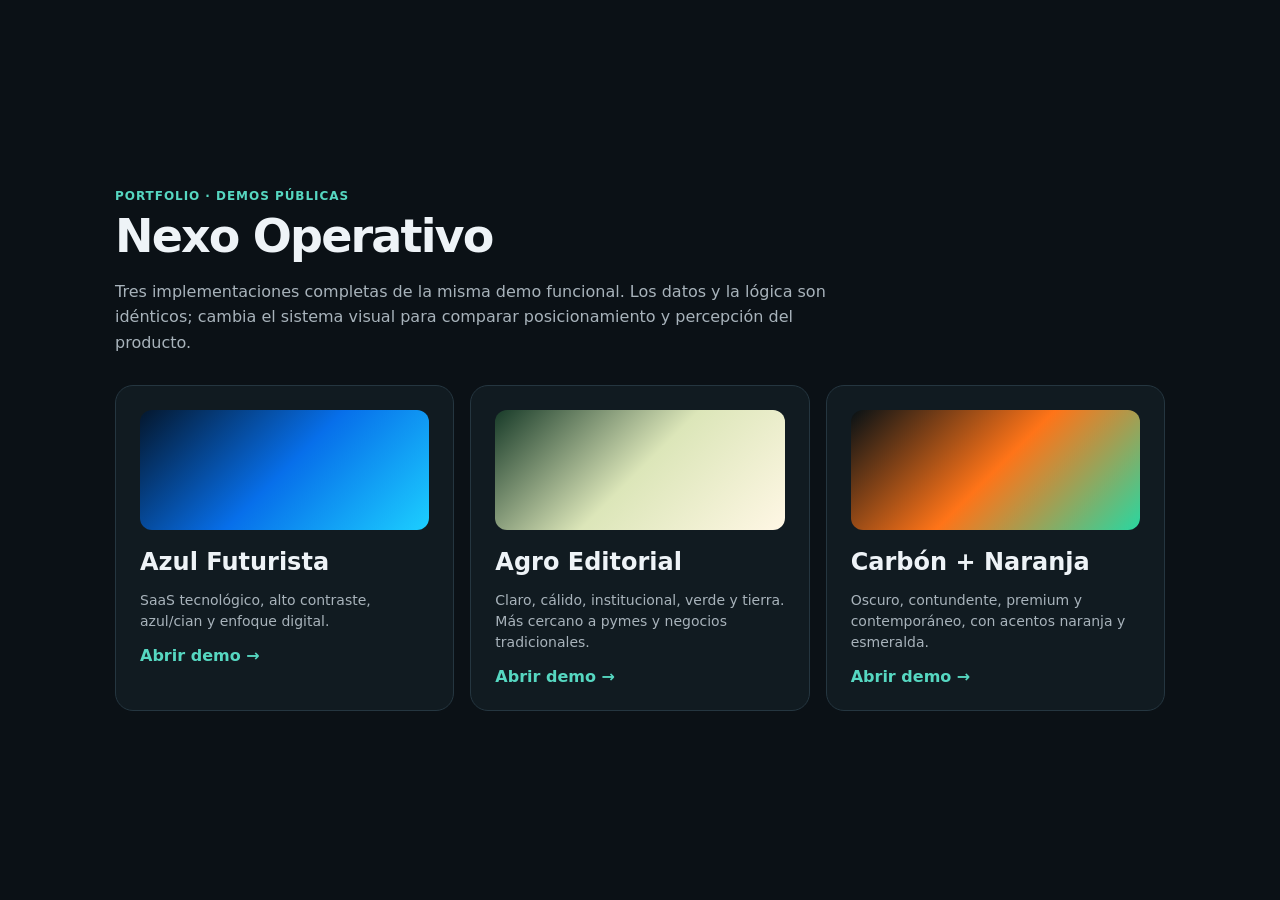
<file: index.html>
<!doctype html><html lang="es"><head><meta charset="utf-8"><meta name="viewport" content="width=device-width,initial-scale=1"><title>Nexo Operativo — 3 demos públicas</title><style>body{font-family:Inter,system-ui,sans-serif;margin:0;background:#0b1116;color:#eef3f7;min-height:100vh;display:grid;place-items:center}.wrap{width:min(1050px,calc(100% - 32px));padding:48px 0}.eyebrow{color:#56d7c1;font-size:12px;font-weight:800;letter-spacing:.08em}.head h1{font-size:46px;margin:6px 0 12px;letter-spacing:-.04em}.head p{color:#a8b3bb;max-width:720px;line-height:1.6}.grid{display:grid;grid-template-columns:repeat(3,1fr);gap:16px;margin-top:30px}.card{display:block;text-decoration:none;color:inherit;padding:24px;border:1px solid #253640;border-radius:18px;background:#111b21;transition:.2s}.card:hover{transform:translateY(-3px);border-color:#56d7c1}.swatch{height:120px;border-radius:12px;margin-bottom:18px}.blue{background:linear-gradient(135deg,#04172d,#076fea,#1ccfff)}.agro{background:linear-gradient(135deg,#183b29,#dce6b9,#fff7e5)}.carbon{background:linear-gradient(135deg,#071115,#ff7418,#29d7a1)}.card h2{margin:0 0 8px}.card p{color:#a8b3bb;line-height:1.5;font-size:14px}.card span{color:#56d7c1;font-weight:700}@media(max-width:800px){.grid{grid-template-columns:1fr}.head h1{font-size:36px}}</style>  <script data-goatcounter="https://nexo-operativo-leandro.goatcounter.com/count" async src="https://gc.zgo.at/count.js"></script></head><body><main class="wrap"><div class="head"><div class="eyebrow">PORTFOLIO · DEMOS PÚBLICAS</div><h1>Nexo Operativo</h1><p>Tres implementaciones completas de la misma demo funcional. Los datos y la lógica son idénticos; cambia el sistema visual para comparar posicionamiento y percepción del producto.</p></div><section class="grid"><a class="card" href="01_azul_futurista/" data-goatcounter-click="interaction/design-selected/01_azul_futurista" data-goatcounter-title="Interaction: design selected (01_azul_futurista)"><div class="swatch blue"></div><h2>Azul Futurista</h2><p>SaaS tecnológico, alto contraste, azul/cian y enfoque digital.</p><span>Abrir demo →</span></a><a class="card" href="02_agro_editorial/" data-goatcounter-click="interaction/design-selected/02_agro_editorial" data-goatcounter-title="Interaction: design selected (02_agro_editorial)"><div class="swatch agro"></div><h2>Agro Editorial</h2><p>Claro, cálido, institucional, verde y tierra. Más cercano a pymes y negocios tradicionales.</p><span>Abrir demo →</span></a><a class="card" href="03_carbon_naranja/" data-goatcounter-click="interaction/design-selected/03_carbon_naranja" data-goatcounter-title="Interaction: design selected (03_carbon_naranja)"><div class="swatch carbon"></div><h2>Carbón + Naranja</h2><p>Oscuro, contundente, premium y contemporáneo, con acentos naranja y esmeralda.</p><span>Abrir demo →</span></a></section></main></body></html>
</file>
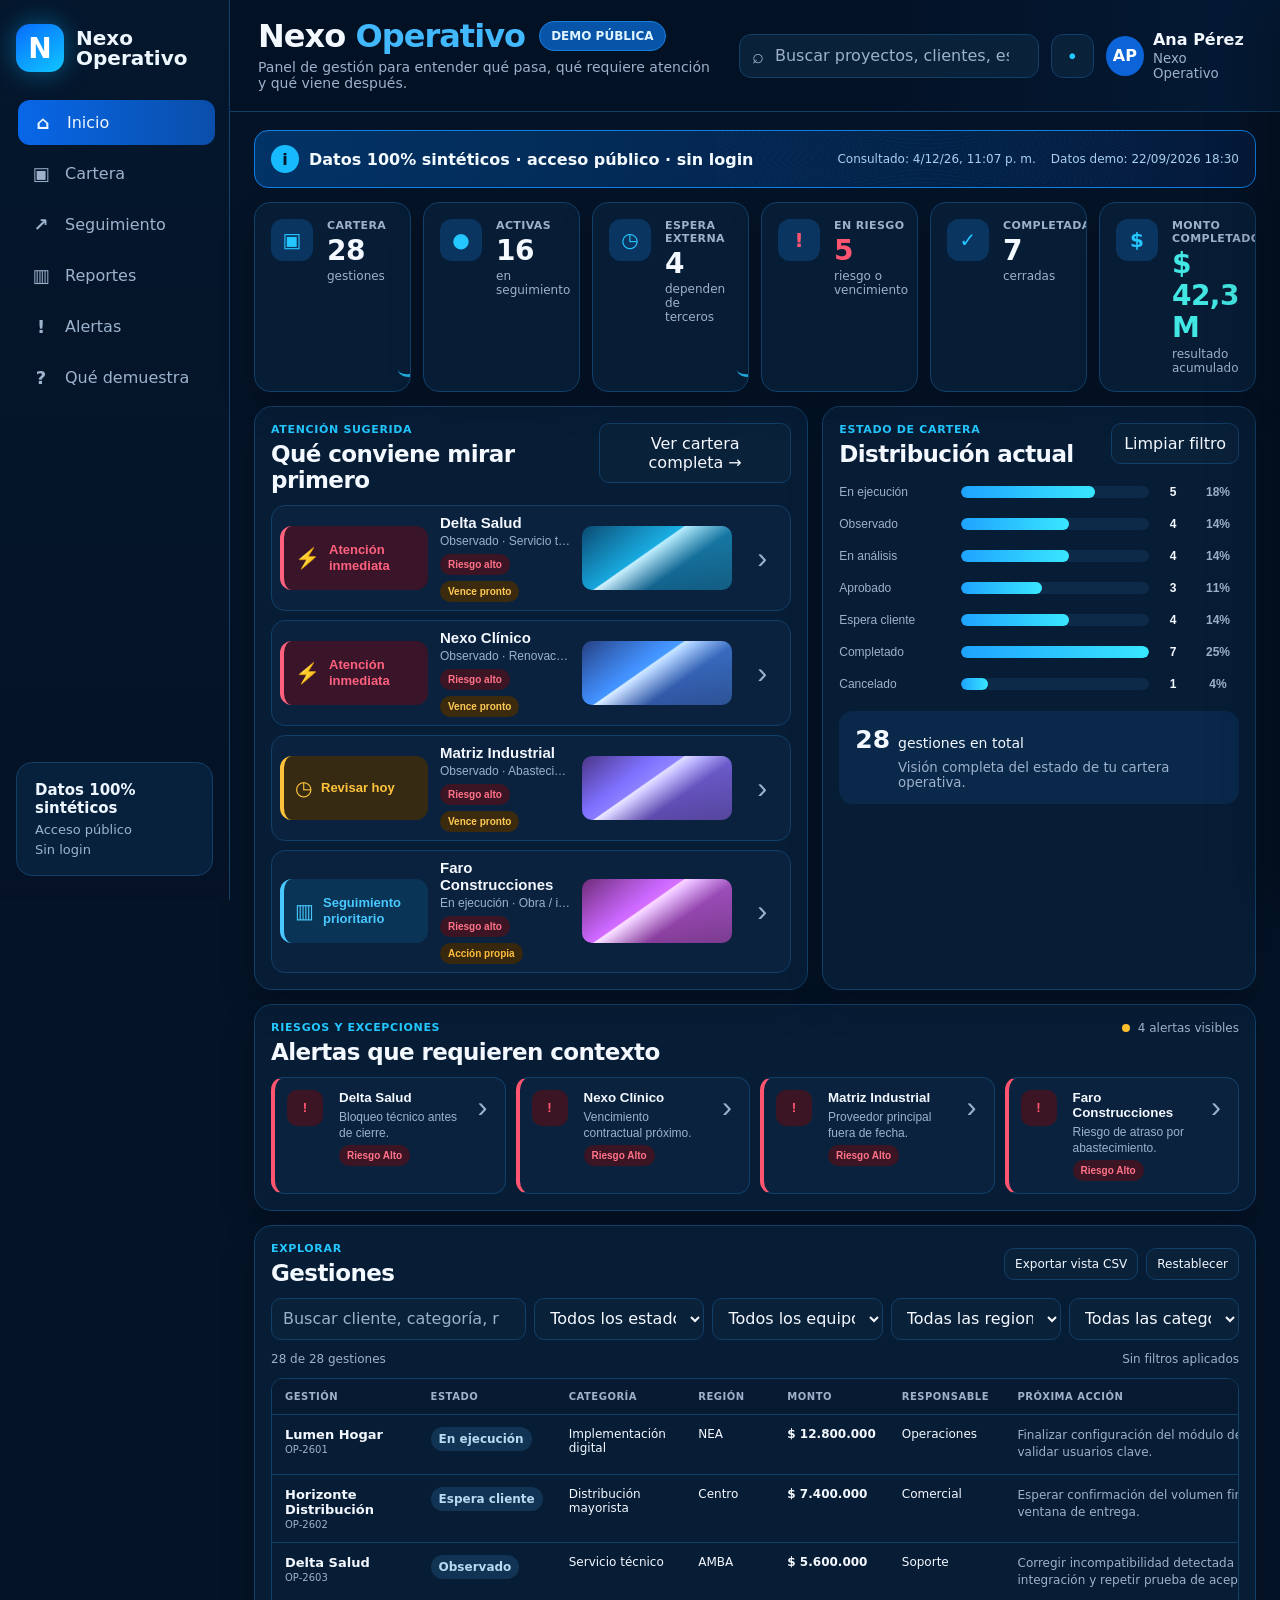
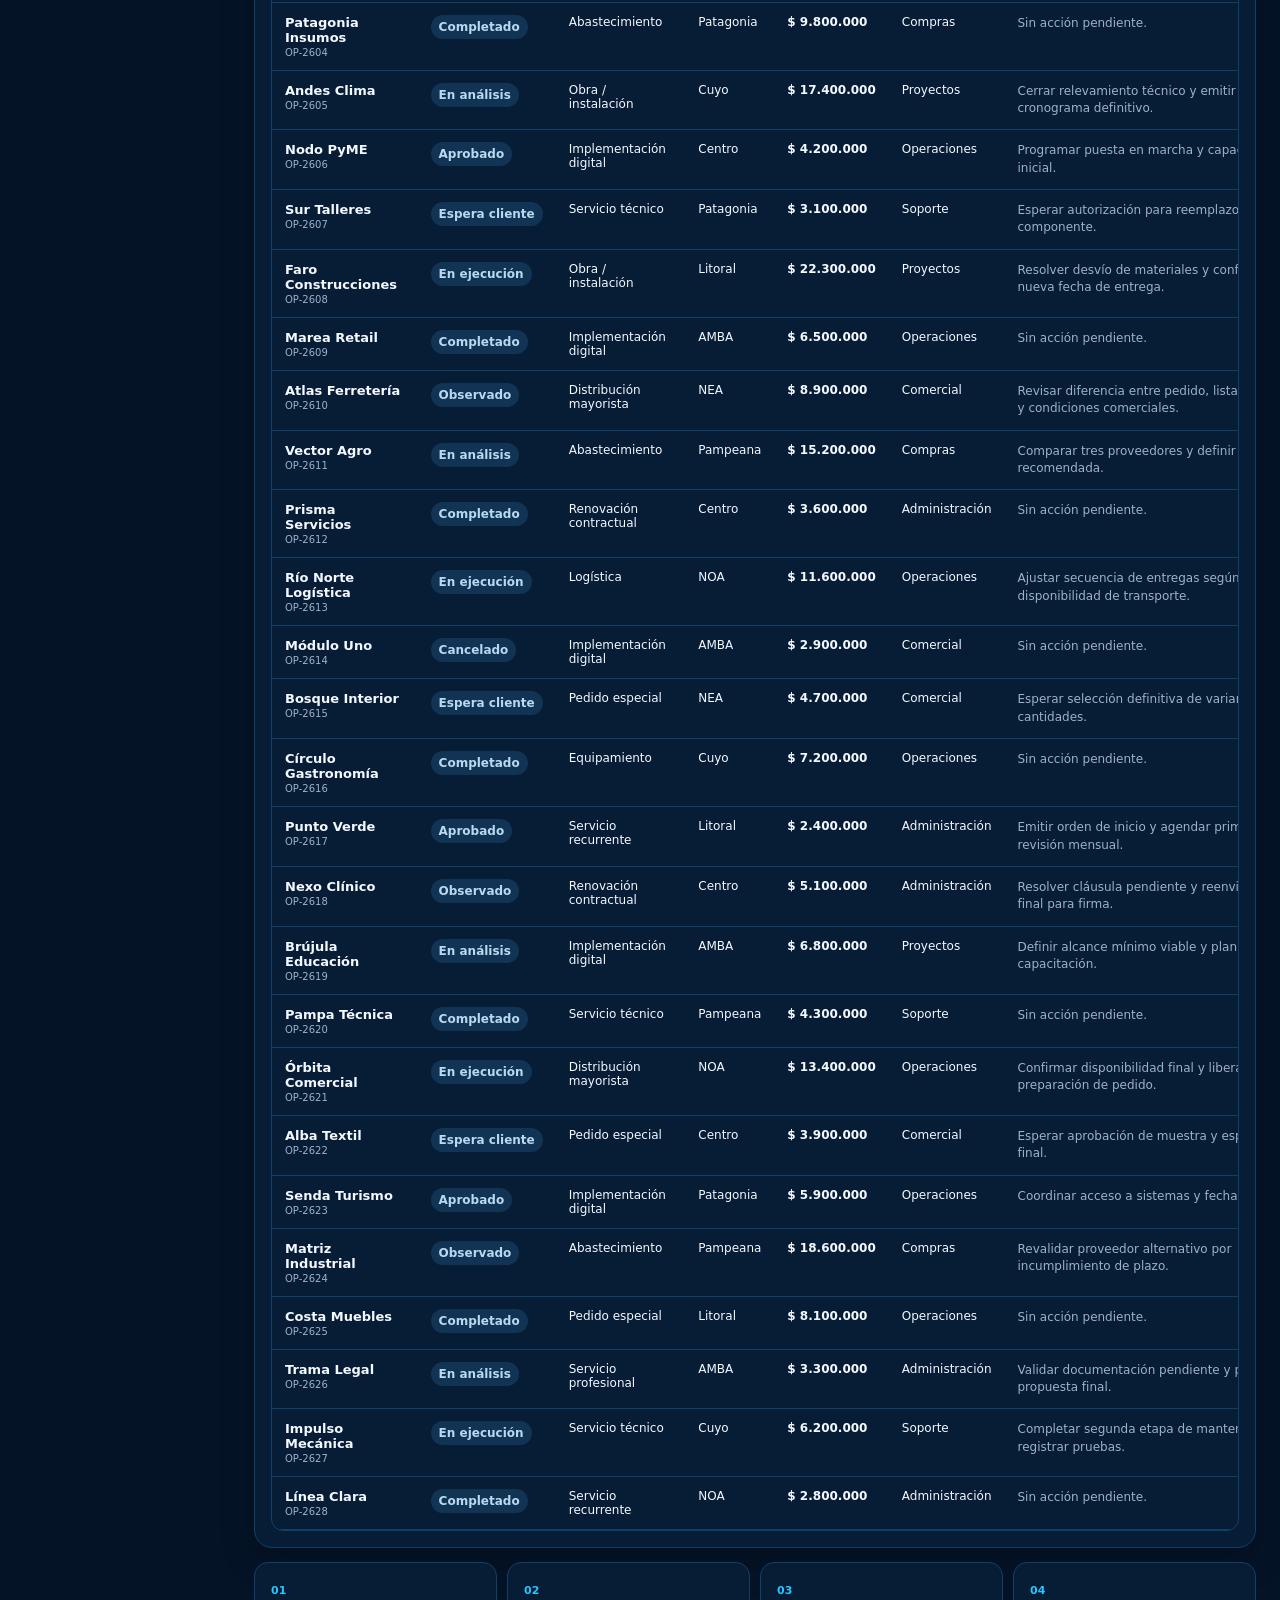
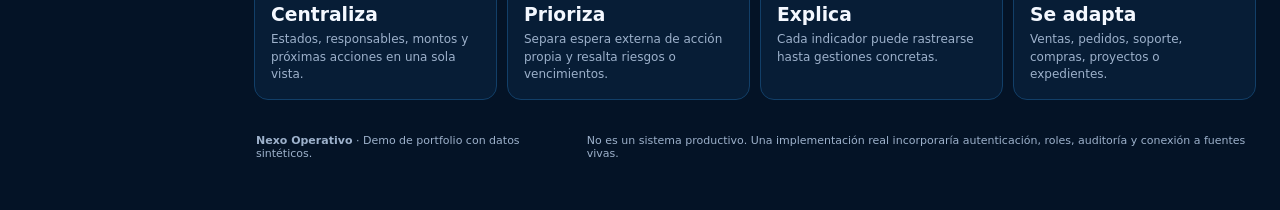
<file: 01_azul_futurista/index.html>
<!doctype html>
<html lang="es">
<head>
  <meta charset="utf-8" />
  <meta name="viewport" content="width=device-width, initial-scale=1" />
  <meta name="description" content="Nexo Operativo — demo pública con datos sintéticos de un panel de gestión operativa." />
  <meta property="og:title" content="Nexo Operativo — Demo pública" />
  <meta property="og:description" content="Explora una demo pública con indicadores, prioridades, alertas, filtros y detalle por gestión." />
  <title>Nexo Operativo — Demo pública</title>
  <link rel="stylesheet" href="styles.css" />
  <script data-goatcounter="https://nexo-operativo-leandro.goatcounter.com/count" async src="https://gc.zgo.at/count.js"></script>
</head>
<body>
  <div class="app-shell">
    <aside class="sidebar" aria-label="Navegación principal">
      <a class="side-brand" href="#inicio" aria-label="Nexo Operativo - Inicio">
        <span class="brand-mark">N</span>
        <span class="brand-name">Nexo<br>Operativo</span>
      </a>
      <nav class="side-nav">
        <a class="nav-item active" href="#inicio"><span class="nav-icon">⌂</span><span>Inicio</span></a>
        <a class="nav-item" href="#cartera"><span class="nav-icon">▣</span><span>Cartera</span></a>
        <a class="nav-item" href="#seguimiento"><span class="nav-icon">↗</span><span>Seguimiento</span></a>
        <a class="nav-item" href="#reportes"><span class="nav-icon">▥</span><span>Reportes</span></a>
        <a class="nav-item" href="#alertas"><span class="nav-icon">!</span><span>Alertas</span></a>
        <button class="nav-item nav-button" id="aboutBtn" type="button"><span class="nav-icon">?</span><span>Qué demuestra</span></button>
      </nav>
      <div class="side-proof">
        <strong>Datos 100% sintéticos</strong>
        <span>Acceso público</span>
        <span>Sin login</span>
      </div>
    </aside>

    <div class="main-column">
      <header class="topbar" id="inicio">
        <div class="title-block">
          <div class="title-line"><h1>Nexo <span>Operativo</span></h1><span class="demo-badge">DEMO PÚBLICA</span></div>
          <p>Panel de gestión para entender qué pasa, qué requiere atención y qué viene después.</p>
        </div>
        <div class="top-actions">
          <label class="top-search"><span class="search-icon">⌕</span><input id="headerSearch" type="search" placeholder="Buscar proyectos, clientes, estados..." /></label>
          <button class="icon-btn" type="button" aria-label="Alertas" data-scroll-target="alertas">●</button>
          <div class="profile"><span class="avatar">AP</span><span><strong>Ana Pérez</strong><small>Nexo Operativo</small></span></div>
        </div>
      </header>

      <main>
        <section class="demo-note">
          <div class="demo-note-main"><span class="info-icon">i</span><strong>Datos 100% sintéticos · acceso público · sin login</strong></div>
          <div class="freshness"><span id="consultedAt">Consultado: —</span><span>Datos demo: 22/09/2026 18:30</span></div>
        </section>

        <section class="kpi-grid" id="kpiGrid" aria-label="Indicadores clave"></section>

        <section class="dashboard-grid" id="seguimiento">
          <article class="panel priorities-panel">
            <div class="section-head">
              <div><p class="eyebrow">ATENCIÓN SUGERIDA</p><h2>Qué conviene mirar primero</h2></div>
              <button class="text-btn" type="button" data-scroll-target="cartera">Ver cartera completa →</button>
            </div>
            <div class="priority-list" id="priorityList"></div>
          </article>

          <article class="panel distribution-panel" id="reportes">
            <div class="section-head">
              <div><p class="eyebrow">ESTADO DE CARTERA</p><h2>Distribución actual</h2></div>
              <button class="text-btn" id="clearStatusFilter" type="button">Limpiar filtro</button>
            </div>
            <div class="pipeline" id="pipeline"></div>
            <div class="portfolio-total"><strong id="portfolioTotal">—</strong><span>gestiones en total</span><small>Visión completa del estado de tu cartera operativa.</small></div>
          </article>
        </section>

        <section class="panel alert-panel" id="alertas">
          <div class="section-head">
            <div><p class="eyebrow">RIESGOS Y EXCEPCIONES</p><h2>Alertas que requieren contexto</h2></div>
            <span class="status-dot"><i></i><span id="alertCount">—</span></span>
          </div>
          <div class="alerts-grid" id="alertsGrid"></div>
        </section>

        <section class="panel operations-panel" id="cartera">
          <div class="section-head operations-head">
            <div><p class="eyebrow">EXPLORAR</p><h2>Gestiones</h2></div>
            <div class="table-actions">
              <button class="ghost-btn compact" id="exportBtn" type="button">Exportar vista CSV</button>
              <button class="ghost-btn compact" id="resetBtn" type="button">Restablecer</button>
            </div>
          </div>

          <div class="filters">
            <label class="search-wrap"><span class="sr-only">Buscar</span><input id="searchInput" type="search" placeholder="Buscar cliente, categoría, región..." /></label>
            <select id="statusFilter" aria-label="Filtrar por estado"><option value="">Todos los estados</option></select>
            <select id="responsibleFilter" aria-label="Filtrar por responsable"><option value="">Todos los equipos</option></select>
            <select id="regionFilter" aria-label="Filtrar por región"><option value="">Todas las regiones</option></select>
            <select id="categoryFilter" aria-label="Filtrar por categoría"><option value="">Todas las categorías</option></select>
          </div>

          <div class="results-meta"><span id="resultsCount">—</span><span id="activeFilterText">Sin filtros aplicados</span></div>
          <div class="table-scroll">
            <table>
              <thead><tr><th>Gestión</th><th>Estado</th><th>Categoría</th><th>Región</th><th>Monto</th><th>Responsable</th><th>Próxima acción</th></tr></thead>
              <tbody id="casesTable"></tbody>
            </table>
          </div>
        </section>

        <section class="public-explainer">
          <article><span class="step-num">01</span><h3>Centraliza</h3><p>Estados, responsables, montos y próximas acciones en una sola vista.</p></article>
          <article><span class="step-num">02</span><h3>Prioriza</h3><p>Separa espera externa de acción propia y resalta riesgos o vencimientos.</p></article>
          <article><span class="step-num">03</span><h3>Explica</h3><p>Cada indicador puede rastrearse hasta gestiones concretas.</p></article>
          <article><span class="step-num">04</span><h3>Se adapta</h3><p>Ventas, pedidos, soporte, compras, proyectos o expedientes.</p></article>
        </section>

        <footer class="footer">
          <div><strong>Nexo Operativo</strong> · Demo de portfolio con datos sintéticos.</div>
          <div>No es un sistema productivo. Una implementación real incorporaría autenticación, roles, auditoría y conexión a fuentes vivas.</div>
        </footer>
      </main>
    </div>
  </div>

  <div class="drawer-backdrop" id="drawerBackdrop" hidden></div>
  <aside class="drawer" id="detailDrawer" aria-hidden="true" aria-label="Detalle de gestión">
    <button class="drawer-close" id="drawerClose" aria-label="Cerrar">×</button>
    <div id="drawerContent"></div>
  </aside>

  <dialog id="aboutDialog">
    <button class="dialog-close" id="aboutClose" aria-label="Cerrar">×</button>
    <p class="eyebrow">SOBRE ESTA DEMO</p>
    <h2>Una demostración pública de capacidad, no datos reales.</h2>
    <p>La demo muestra cómo una operación dispersa puede transformarse en una interfaz navegable con indicadores, atención sugerida, alertas, filtros y detalle por caso.</p>
    <div class="dialog-grid">
      <div><strong>Lo que sí demuestra</strong><ul><li>Diseño de información operativa.</li><li>Reglas determinísticas visibles.</li><li>Filtros, búsqueda y exportación.</li><li>Arquitectura reutilizable.</li></ul></div>
      <div><strong>Lo que no pretende ser</strong><ul><li>No es un CRM completo.</li><li>No escribe datos reales.</li><li>No ejecuta transacciones.</li><li>No sustituye controles de seguridad productivos.</li></ul></div>
    </div>
  </dialog>

  <script src="data.js"></script>
  <script src="app.js"></script>
</body>
</html>
</file>
<file: 01_azul_futurista/styles.css>
:root{--sidebar-w:230px;--bg:#041326;--text:#f4f8ff;--muted:#9db1cb;--panel:#071d36;--item-bg:#0a223d;--control-bg:#0a213a;--topbar-bg:rgba(4,18,38,.9);--sidebar-bg:linear-gradient(180deg,#04172d 0%,#051225 100%);--sidebar-text:#eef7ff;--sidebar-muted:#9db3cd;--border:#123f68;--shadow:0 14px 35px rgba(0,0,0,.18);--accent:#24c7ff;--brand-accent:#42b8ff;--brand-mark-bg:linear-gradient(145deg,#086cff,#10c7ff);--brand-mark-text:#fff;--brand-glow:0 0 26px rgba(20,184,255,.42);--nav-active:linear-gradient(90deg,#0867e8,#0a4ea9);--side-proof-bg:rgba(8,38,68,.75);--badge-bg:#0754a9;--badge-text:#dff4ff;--badge-border:#167fdd;--banner-bg:linear-gradient(90deg,rgba(3,60,119,.8),rgba(5,27,61,.92));--banner-border:#0c80e5;--banner-text:#f4fbff;--banner-muted:#abd0ef;--info-bg:#18baff;--info-text:#00162b;--icon-bg:#0b3561;--danger:#ff5570;--money:#42e7e4;--avatar-bg:#0d63d8;--avatar-text:#fff;--track:#0d2a49;--bar:linear-gradient(90deg,#1ea3ff,#39e7ff);--summary-bg:#09284a;--attention-bg:#3a1428;--attention-text:#ff617e;--today-bg:#362b12;--today:#ffc23b;--priority-bg:#0a3455;--priority:#48c8ff;--review-bg:#271a4f;--review:#c58aff;--pill-bg:#123454;--pill-text:#b8d9f1;--risk-bg:#3b1524;--risk-text:#ff7288;--due-bg:#3b2a0d;--due-text:#ffca55;--own-bg:#36270d;--own-text:#ffbd3b;--warning:#ffbe2e;--warning-bg:#3b2b0e;--thumb-bg:linear-gradient(145deg,#0b4971,#16a5db 42%,#d7f3ff 43%,#0e527d 65%,#092b4b);--thumb-glow:rgba(43,209,255,.3);--table-head:#081a31;--row-hover:#0b2847;--drawer-bg:#07192e}
body{background:radial-gradient(circle at 80% 0%,rgba(0,110,255,.18),transparent 35%),linear-gradient(180deg,#031428,#06172d 55%,#041121)}.topbar:after{content:"";position:absolute;inset:0;pointer-events:none;background:linear-gradient(90deg,transparent 60%,rgba(15,117,217,.09));z-index:-1}.demo-note:after{content:"";position:absolute;right:12%;width:42%;height:120%;background:repeating-radial-gradient(ellipse at center,rgba(38,193,255,.16) 0 1px,transparent 2px 8px);opacity:.28}.panel,.kpi{box-shadow:inset 0 0 0 1px rgba(21,116,197,.05),0 15px 35px rgba(0,0,0,.18)}
*{box-sizing:border-box}html{scroll-behavior:smooth}body{margin:0;font-family:Inter,ui-sans-serif,system-ui,-apple-system,BlinkMacSystemFont,"Segoe UI",sans-serif;background:var(--bg);color:var(--text);min-height:100vh}.app-shell{display:grid;grid-template-columns:var(--sidebar-w) minmax(0,1fr);min-height:100vh}.sidebar{position:sticky;top:0;height:100vh;padding:24px 16px;display:flex;flex-direction:column;background:var(--sidebar-bg);border-right:1px solid var(--border);overflow:hidden}.side-brand{display:flex;align-items:center;gap:12px;color:var(--sidebar-text);text-decoration:none;margin-bottom:28px}.brand-mark{width:48px;height:48px;border-radius:14px;display:grid;place-items:center;font-size:28px;font-weight:900;background:var(--brand-mark-bg);color:var(--brand-mark-text);box-shadow:var(--brand-glow)}.brand-name{font-weight:800;font-size:20px;line-height:1.02}.side-nav{display:flex;flex-direction:column;gap:6px}.nav-item{width:100%;display:flex;align-items:center;gap:13px;border:0;background:transparent;color:var(--sidebar-muted);padding:12px 14px;border-radius:12px;text-decoration:none;font:inherit;text-align:left;cursor:pointer;transition:.18s ease}.nav-item:hover,.nav-item.active{background:var(--nav-active);color:var(--sidebar-text);transform:translateX(2px)}.nav-icon{width:22px;text-align:center;font-weight:800;font-size:18px}.side-proof{margin-top:auto;padding:18px;border:1px solid var(--border);border-radius:16px;background:var(--side-proof-bg);display:flex;flex-direction:column;gap:5px;color:var(--sidebar-muted);font-size:13px;position:relative;overflow:hidden}.side-proof strong{color:var(--sidebar-text);font-size:15px}.main-column{min-width:0}.topbar{min-height:94px;padding:20px 28px;display:flex;justify-content:space-between;align-items:center;gap:22px;background:var(--topbar-bg);border-bottom:1px solid var(--border);position:sticky;top:0;z-index:20;backdrop-filter:blur(16px)}.title-line{display:flex;align-items:center;gap:14px;flex-wrap:wrap}.title-line h1{margin:0;font-size:32px;line-height:1;font-weight:850;letter-spacing:-.03em}.title-line h1 span{color:var(--brand-accent)}.demo-badge{padding:7px 11px;border-radius:999px;font-size:12px;font-weight:800;background:var(--badge-bg);color:var(--badge-text);border:1px solid var(--badge-border)}.title-block p{margin:7px 0 0;color:var(--muted);font-size:14px}.top-actions{display:flex;align-items:center;gap:12px}.top-search{height:44px;min-width:300px;display:flex;align-items:center;gap:9px;border:1px solid var(--border);background:var(--control-bg);border-radius:12px;padding:0 12px}.top-search input{width:100%;border:0;outline:0;background:transparent;color:var(--text);font:inherit}.top-search input::placeholder,.search-wrap input::placeholder{color:var(--muted)}.search-icon{color:var(--muted);font-size:20px}.icon-btn{width:44px;height:44px;border-radius:12px;border:1px solid var(--border);background:var(--control-bg);color:var(--accent);cursor:pointer}.profile{display:flex;align-items:center;gap:9px;color:var(--text);min-width:145px}.profile small{display:block;color:var(--muted);margin-top:2px}.avatar{width:40px;height:40px;border-radius:50%;display:grid;place-items:center;font-weight:800;background:var(--avatar-bg);color:var(--avatar-text)}main{padding:18px 24px 30px;max-width:1600px;margin:0 auto}.demo-note{display:flex;justify-content:space-between;align-items:center;gap:18px;min-height:58px;padding:12px 16px;border-radius:14px;background:var(--banner-bg);border:1px solid var(--banner-border);color:var(--banner-text);position:relative;overflow:hidden}.demo-note-main{display:flex;align-items:center;gap:10px}.info-icon{width:28px;height:28px;border-radius:50%;display:grid;place-items:center;font-weight:900;background:var(--info-bg);color:var(--info-text)}.freshness{display:flex;gap:15px;color:var(--banner-muted);font-size:12px;flex-wrap:wrap;justify-content:flex-end}.kpi-grid{display:grid;grid-template-columns:repeat(6,minmax(0,1fr));gap:12px;margin:14px 0}.kpi{min-height:112px;border-radius:16px;padding:16px;display:grid;grid-template-columns:44px 1fr auto;gap:12px;align-items:start;background:var(--panel);border:1px solid var(--border);box-shadow:var(--shadow);overflow:hidden;position:relative}.kpi-icon{width:42px;height:42px;border-radius:12px;display:grid;place-items:center;background:var(--icon-bg);color:var(--accent);font-size:20px;font-weight:900}.kpi-label{font-size:11px;text-transform:uppercase;font-weight:800;color:var(--muted);letter-spacing:.035em}.kpi-value{font-size:28px;line-height:1.15;margin-top:3px;font-weight:850;letter-spacing:-.02em}.kpi-sub{font-size:12px;color:var(--muted);margin-top:2px}.kpi.danger .kpi-value,.kpi.danger .kpi-icon{color:var(--danger)}.kpi.money .kpi-value{color:var(--money)}.spark{align-self:end;width:44px;height:28px;display:block;border-bottom:3px solid var(--accent);transform:skewY(-14deg);opacity:.85;border-radius:40%}.dashboard-grid{display:grid;grid-template-columns:minmax(0,1.15fr) minmax(420px,.9fr);gap:14px}.panel{background:var(--panel);border:1px solid var(--border);border-radius:18px;padding:16px;box-shadow:var(--shadow)}.section-head{display:flex;justify-content:space-between;gap:18px;align-items:flex-start;margin-bottom:12px}.eyebrow{font-size:11px;font-weight:850;letter-spacing:.06em;color:var(--accent);margin:0 0 5px}.section-head h2{margin:0;font-size:23px;letter-spacing:-.025em}.text-btn,.ghost-btn{border:1px solid var(--border);background:var(--control-bg);color:var(--text);border-radius:10px;padding:10px 12px;cursor:pointer;font:inherit}.text-btn:hover,.ghost-btn:hover{border-color:var(--accent);color:var(--accent)}.priority-list{display:grid;gap:9px}.priority-card{width:100%;display:grid;grid-template-columns:148px minmax(0,1fr) 150px 36px;align-items:center;gap:12px;text-align:left;border:1px solid var(--border);background:var(--item-bg);color:var(--text);border-radius:14px;padding:8px 10px 8px 8px;cursor:pointer;position:relative;overflow:hidden;transition:.18s ease}.priority-card:hover{transform:translateY(-1px);border-color:var(--accent)}.attention-label{height:64px;border-radius:12px;display:flex;align-items:center;gap:9px;padding:10px 11px;background:var(--attention-bg);color:var(--attention-text);border-left:4px solid currentColor}.attention-label strong{font-size:13px;line-height:1.2}.attention-icon{font-size:20px}.priority-card.today .attention-label{background:var(--today-bg);color:var(--today)}.priority-card.priority .attention-label{background:var(--priority-bg);color:var(--priority)}.priority-card.review .attention-label{background:var(--review-bg);color:var(--review)}.priority-main{display:flex;flex-direction:column;gap:3px;min-width:0}.priority-title{font-weight:800;font-size:15px}.priority-meta{font-size:12px;color:var(--muted);white-space:nowrap;overflow:hidden;text-overflow:ellipsis}.priority-tags{display:flex;gap:6px;flex-wrap:wrap;margin-top:3px}.reason-tag,.risk-pill{display:inline-flex;width:max-content;padding:5px 8px;border-radius:999px;font-size:10px;font-weight:800;background:var(--pill-bg);color:var(--pill-text)}.reason-tag.risk,.risk-pill{background:var(--risk-bg);color:var(--risk-text)}.reason-tag.due{background:var(--due-bg);color:var(--due-text)}.reason-tag.own{background:var(--own-bg);color:var(--own-text)}.priority-thumb{height:64px;border-radius:10px;background:var(--thumb-bg);position:relative;overflow:hidden}.priority-thumb:after{content:"";position:absolute;inset:0;background:linear-gradient(90deg,transparent,var(--thumb-glow))}.thumb-2{filter:hue-rotate(25deg)}.thumb-3{filter:hue-rotate(55deg)}.thumb-4{filter:hue-rotate(85deg)}.chevron{font-size:30px;color:var(--muted);text-align:center}.pipeline{display:grid;gap:6px}.pipeline-row button{width:100%;display:grid;grid-template-columns:112px 1fr 28px 42px;gap:10px;align-items:center;background:transparent;border:0;color:var(--text);padding:6px 0;cursor:pointer}.pipeline-label{font-size:12px;color:var(--muted);text-align:left}.pipeline-track{height:12px;border-radius:999px;background:var(--track);overflow:hidden}.pipeline-fill{display:block;height:100%;border-radius:inherit;background:var(--bar)}.pipeline-count,.pipeline-pct{font-size:12px;font-weight:700}.pipeline-pct{color:var(--muted)}.portfolio-total{margin-top:14px;border-radius:14px;padding:14px 16px;background:var(--summary-bg);display:grid;grid-template-columns:auto auto 1fr;align-items:baseline;gap:6px 8px}.portfolio-total strong{font-size:25px}.portfolio-total span{font-size:14px}.portfolio-total small{grid-column:2/4;color:var(--muted)}.alert-panel{margin-top:14px}.alerts-grid{display:grid;grid-template-columns:repeat(4,minmax(0,1fr));gap:10px}.alert-card{display:grid;grid-template-columns:42px minmax(0,1fr) 20px;gap:10px;align-items:start;text-align:left;background:var(--item-bg);border:1px solid var(--border);border-left:4px solid var(--warning);border-radius:13px;color:var(--text);padding:12px;cursor:pointer}.alert-card[data-risk="Alto"]{border-left-color:var(--danger)}.alert-icon{width:36px;height:36px;border-radius:10px;display:grid;place-items:center;background:var(--warning-bg);color:var(--warning);font-weight:900}.alert-card[data-risk="Alto"] .alert-icon{background:var(--risk-bg);color:var(--danger)}.alert-body{display:flex;flex-direction:column;gap:4px}.alert-title{font-weight:800}.alert-text{font-size:12px;color:var(--muted);line-height:1.35}.status-dot{font-size:12px;color:var(--muted);display:flex;align-items:center;gap:8px}.status-dot i{width:8px;height:8px;border-radius:50%;background:var(--warning)}.operations-panel{margin-top:14px}.operations-head{align-items:center}.table-actions{display:flex;gap:8px}.compact{padding:8px 10px;font-size:12px}.filters{display:grid;grid-template-columns:minmax(220px,1.5fr) repeat(4,minmax(150px,1fr));gap:8px}.filters input,.filters select{width:100%;height:42px;border:1px solid var(--border);border-radius:10px;background:var(--control-bg);color:var(--text);padding:0 11px;font:inherit}.results-meta{display:flex;justify-content:space-between;color:var(--muted);font-size:12px;margin:12px 0}.table-scroll{overflow:auto;border:1px solid var(--border);border-radius:12px}table{width:100%;border-collapse:collapse;min-width:1050px}th,td{text-align:left;padding:12px 13px;border-bottom:1px solid var(--border);font-size:12px;vertical-align:top}th{font-size:10px;text-transform:uppercase;letter-spacing:.05em;color:var(--muted);background:var(--table-head)}tbody tr{cursor:pointer}tbody tr:hover{background:var(--row-hover)}.case-name{font-weight:800;font-size:13px}.case-id{color:var(--muted);font-size:10px;margin-top:2px}.status-pill{display:inline-block;padding:5px 8px;border-radius:999px;background:var(--pill-bg);color:var(--pill-text);font-weight:700;white-space:nowrap}.amount{white-space:nowrap;font-weight:700}.next-action{min-width:280px;color:var(--muted);line-height:1.45}.public-explainer{display:grid;grid-template-columns:repeat(4,1fr);gap:10px;margin:14px 0}.public-explainer article{padding:16px;border:1px solid var(--border);border-radius:14px;background:var(--panel)}.step-num{font-weight:850;color:var(--accent);font-size:11px}.public-explainer h3{margin:6px 0}.public-explainer p{margin:0;color:var(--muted);font-size:12px;line-height:1.45}.footer{display:flex;justify-content:space-between;gap:20px;padding:20px 2px;color:var(--muted);font-size:11px}.drawer-backdrop{position:fixed;inset:0;background:rgba(0,0,0,.55);z-index:50}.drawer{position:fixed;right:0;top:0;height:100vh;width:min(480px,94vw);background:var(--drawer-bg);color:var(--text);border-left:1px solid var(--border);z-index:60;padding:28px;transform:translateX(100%);transition:.18s ease;overflow:auto;box-shadow:-20px 0 50px rgba(0,0,0,.25)}.drawer.open{transform:translateX(0)}.drawer-close,.dialog-close{position:absolute;right:16px;top:14px;width:38px;height:38px;border-radius:50%;border:1px solid var(--border);background:var(--control-bg);color:var(--text);font-size:22px;cursor:pointer}.detail-id{color:var(--accent);font-weight:850;margin-top:24px}.drawer h2{font-size:30px;margin:4px 0 8px}.summary{color:var(--muted);line-height:1.55}.detail-grid{display:grid;grid-template-columns:1fr 1fr;gap:9px;margin:20px 0}.detail-box{border:1px solid var(--border);background:var(--item-bg);padding:12px;border-radius:12px}.detail-box span{display:block;color:var(--muted);font-size:10px;text-transform:uppercase;margin-bottom:4px}.detail-box strong{font-size:13px}.detail-section{border-top:1px solid var(--border);padding-top:14px;margin-top:14px}.detail-section h3{font-size:13px;margin:0 0 7px}.detail-section p{color:var(--muted);line-height:1.5;margin:0;font-size:13px}dialog{max-width:760px;width:calc(100% - 30px);background:var(--drawer-bg);color:var(--text);border:1px solid var(--border);border-radius:18px;padding:28px;box-shadow:0 30px 90px rgba(0,0,0,.35)}dialog::backdrop{background:rgba(0,0,0,.65)}.dialog-grid{display:grid;grid-template-columns:1fr 1fr;gap:18px}.dialog-grid>div{border:1px solid var(--border);border-radius:12px;padding:14px;background:var(--item-bg)}.dialog-grid ul{padding-left:18px;color:var(--muted);line-height:1.6}.sr-only{position:absolute;width:1px;height:1px;padding:0;margin:-1px;overflow:hidden;clip:rect(0,0,0,0);white-space:nowrap;border:0}.empty-state{padding:24px;text-align:center;color:var(--muted)}
@media(max-width:1180px){.kpi-grid{grid-template-columns:repeat(3,1fr)}.dashboard-grid{grid-template-columns:1fr}.alerts-grid{grid-template-columns:repeat(2,1fr)}.filters{grid-template-columns:1fr 1fr}.priority-card{grid-template-columns:145px 1fr 130px 32px}}
@media(max-width:820px){:root{--sidebar-w:74px}.sidebar{padding:16px 10px}.brand-name,.nav-item span:last-child,.side-proof{display:none}.side-brand{justify-content:center}.nav-item{justify-content:center;padding:12px}.topbar{position:static;padding:16px;align-items:flex-start}.top-actions{display:none}main{padding:12px}.kpi-grid{grid-template-columns:repeat(2,1fr)}.alerts-grid,.public-explainer{grid-template-columns:1fr 1fr}.priority-card{grid-template-columns:120px 1fr 34px}.priority-thumb{display:none}.freshness{display:none}.filters{grid-template-columns:1fr}.footer{flex-direction:column}}
@media(max-width:560px){.app-shell{display:block}.sidebar{display:none}.title-line h1{font-size:27px}.kpi-grid{grid-template-columns:1fr 1fr}.kpi{grid-template-columns:38px 1fr;padding:12px}.spark{display:none}.priority-card{grid-template-columns:110px 1fr 26px}.attention-label{height:auto;min-height:62px}.alerts-grid,.public-explainer{grid-template-columns:1fr}.demo-note{min-height:50px}.section-head{align-items:center}.section-head h2{font-size:20px}.text-btn{font-size:11px;padding:8px}.dialog-grid,.detail-grid{grid-template-columns:1fr}}
</file>
